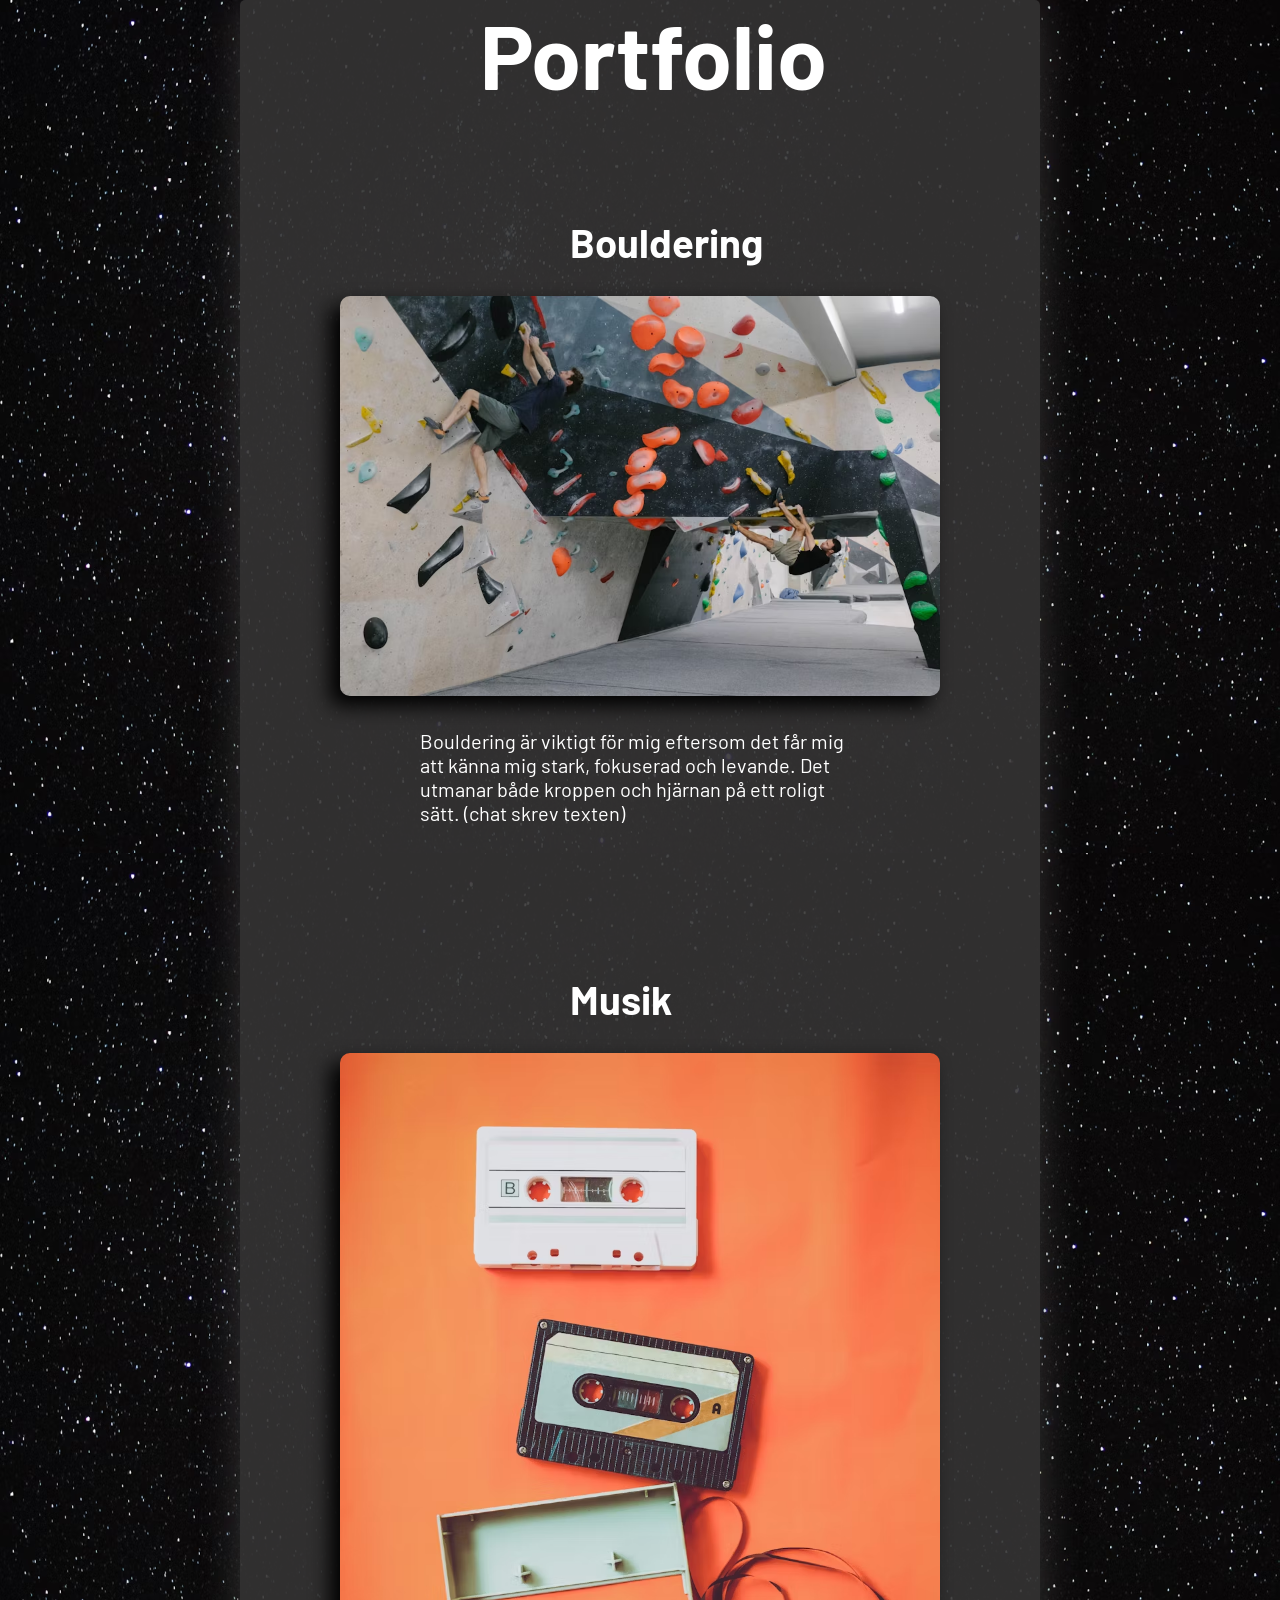
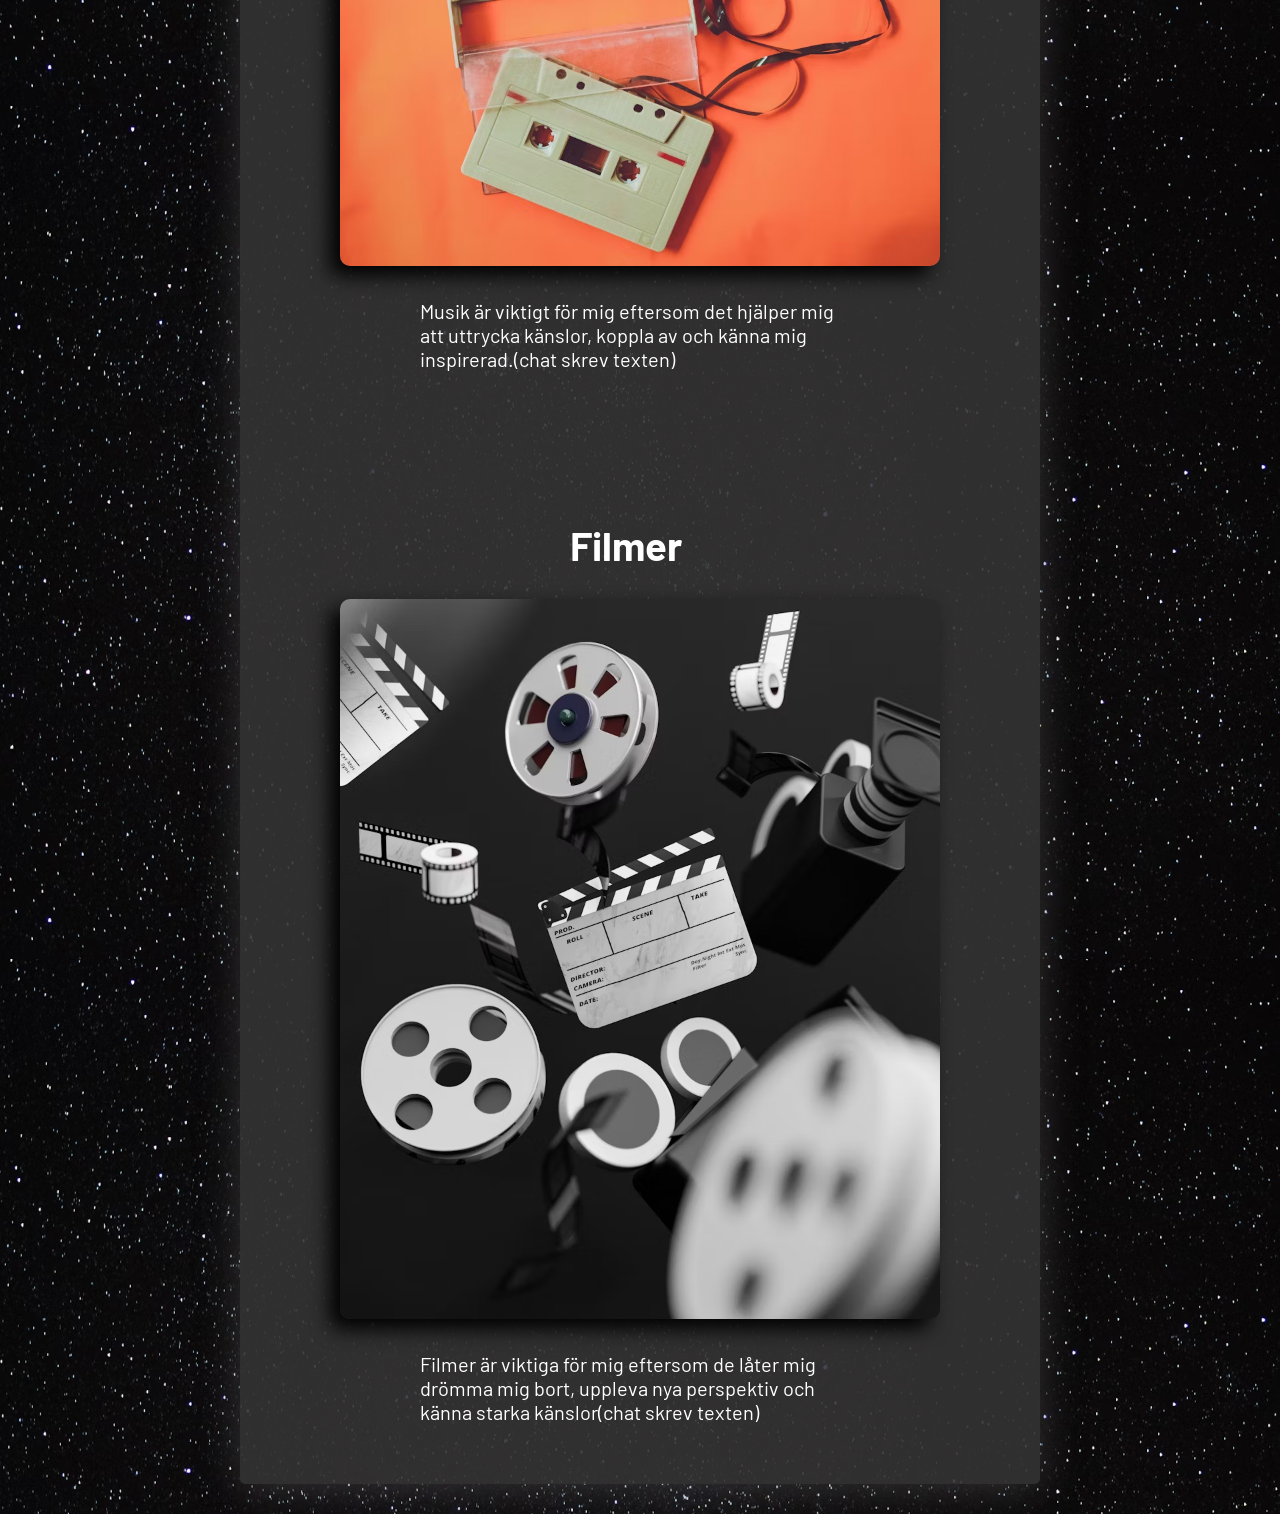
<file: index.html>
<!DOCTYPE html>
<html lang="en">

<head>
    <meta charset="UTF-8">
    <meta name="viewport" content="width=device-width, initial-scale=1.0">
    <title>Portfolio</title>
    <link rel="stylesheet" href="style.css">
</head>

<body>
    <div class="kontainer">
        <div>
            <h1>Portfolio</h1>


            <div class="box">
                <h2>Bouldering</h2>
                <img src="bilder/bouldering.png" alt="">
                <p class="bildtext"> Bouldering är viktigt för mig eftersom det får mig att känna mig stark, fokuserad
                    och levande. Det utmanar både kroppen och hjärnan på ett roligt sätt. (chat skrev texten) </p>

            </div>
            <div class="box">

                <h2>Musik</h2>
                <img src="bilder/musik.png" alt="">
                <p class="bildtext"> Musik är viktigt för mig eftersom det hjälper mig att uttrycka känslor, koppla av
                    och känna mig inspirerad.(chat skrev texten)</p>

            </div>
            <div class="box">

                <h2>Filmer</h2>
                <img src="bilder/filmer.png" alt="">
                <p class="bildtext">Filmer är viktiga för mig eftersom de låter mig drömma mig bort, uppleva nya
                    perspektiv och känna starka känslor(chat skrev texten)</p>
            </div>
            <p class=""></p>
        </div> 
    </div>
</body>

</html>
</file>
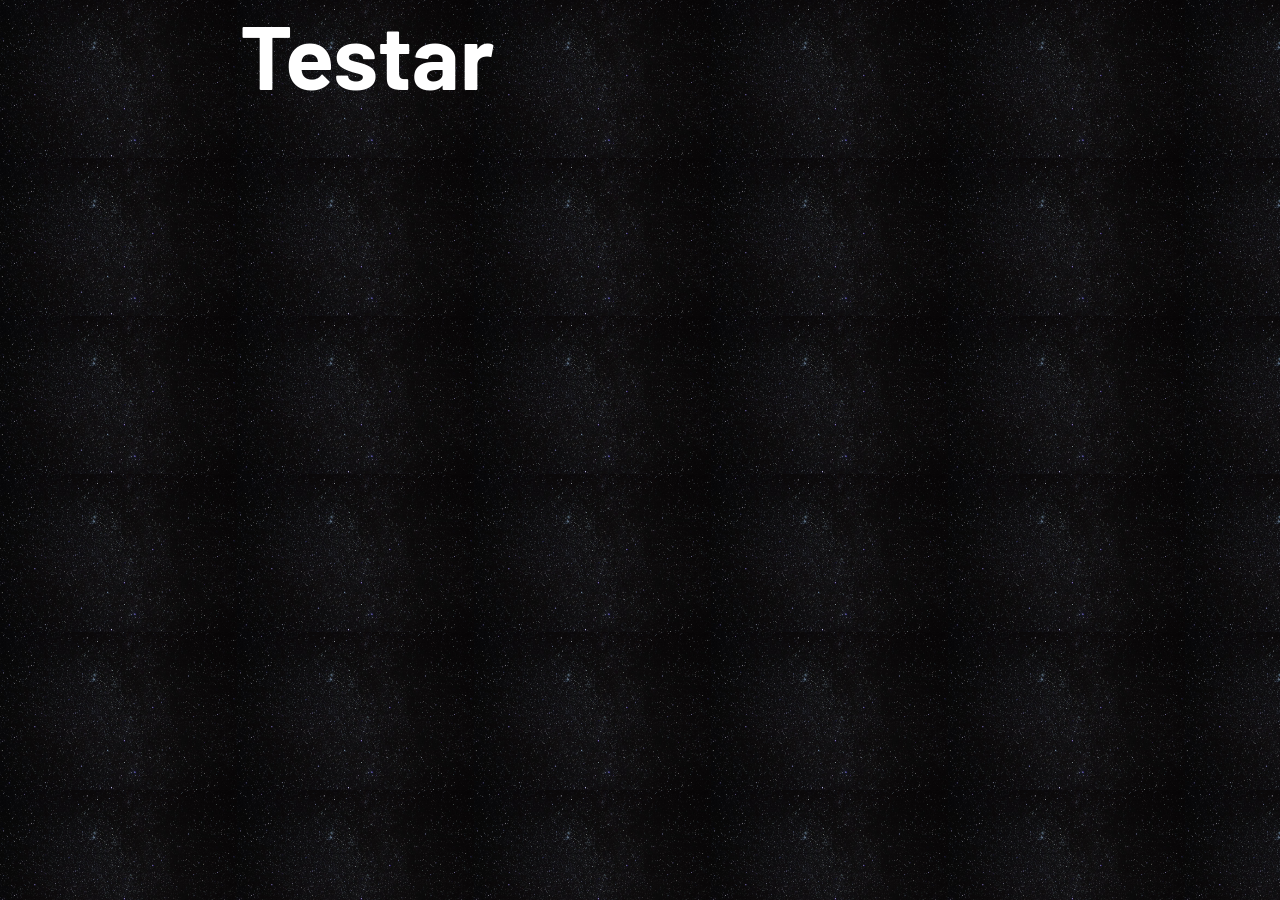
<file: inedex.html>
<!DOCTYPE html>
<html lang="en">
<head>
    <meta charset="UTF-8">
    <meta name="viewport" content="width=device-width, initial-scale=1.0">
    <title>Test</title>
    <link rel="stylesheet" href="style.css">
</head>
<body>
    <h1>Testar</h1>
    
</body>
</html>
</file>
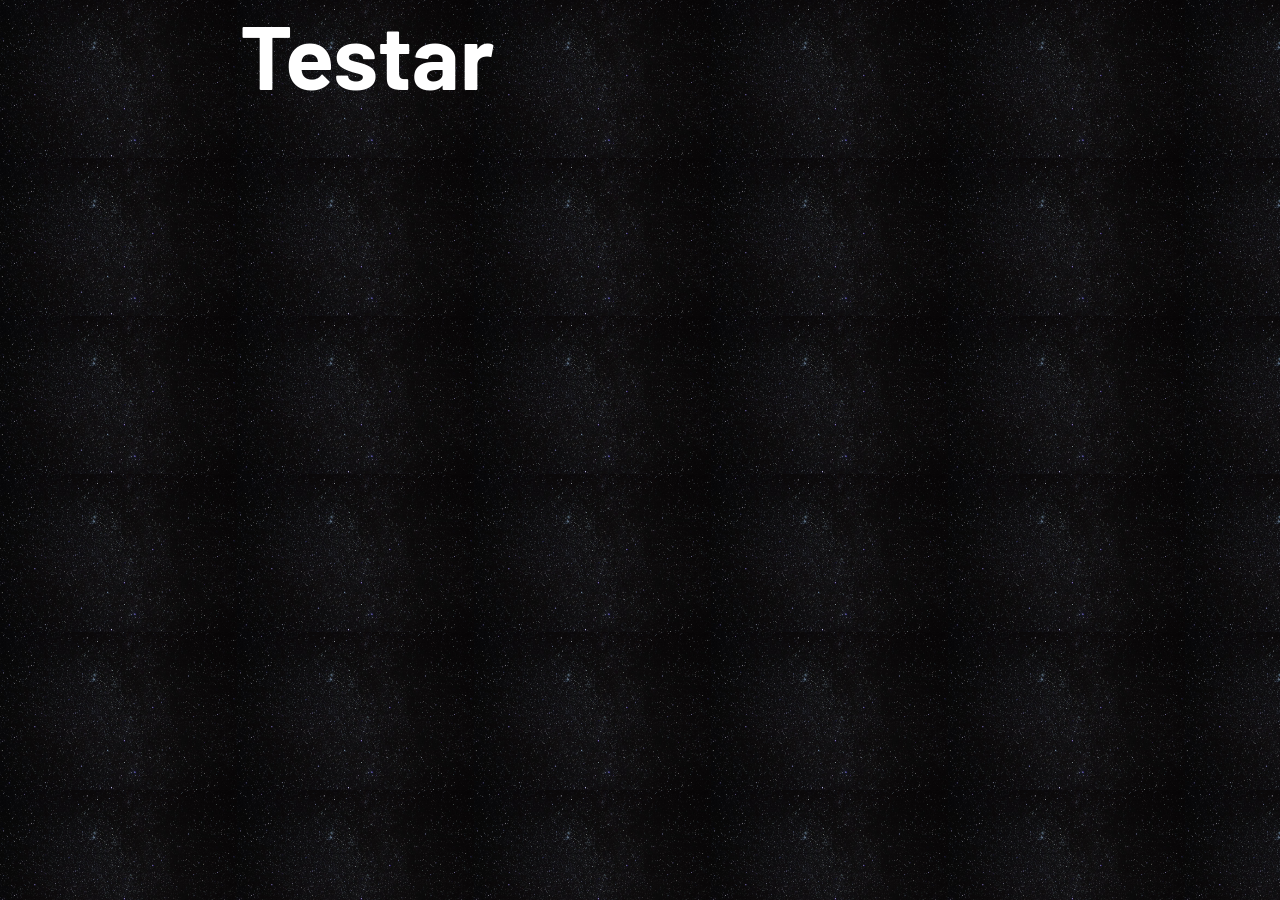
<file: inedx.html>
<!DOCTYPE html>
<html lang="en">
<head>
    <meta charset="UTF-8">
    <meta name="viewport" content="width=device-width, initial-scale=1.0">
    <title>Test</title>
    <link rel="stylesheet" href="style.css">
</head>
<body>
    <h1>Testar</h1>
    
</body>
</html>
</file>
<file: style.css>
@import url('https://fonts.googleapis.com/css2?family=Barlow:ital,wght@0,100;0,200;0,300;0,400;0,500;0,600;0,700;0,800;0,900;1,100;1,200;1,300;1,400;1,500;1,600;1,700;1,800;1,900&display=swap');

/* Enkel CSS-reset */
html {
    box-sizing: border-box;
}
*, *:before, *:after {
    box-sizing: inherit;
}
body, h1, h2, h3, h4, h5, h6, p, ul {
    margin: 0;
    padding: 0;
}

body{
    background-color: #000000;
    color: #fff;
    font-family: "Barlow", sans-serif;
    background-image: url(bilder/star.png);
    background-size: contain;

}
.kontainer{
    width: 800px;
    margin: auto;
    background-color: #353434e5;
    border-radius: 5px;
    box-shadow: 0px 4px 40px #55535389;

}
h1{
    margin-bottom: 50px;
    margin-left: 240px;
    font-size: 90px;

}
h2{
    margin-left: 240px;
    padding: 30px;
    font-size: 40px;

}
p.bildtext{
    margin-left: 240px;
    padding: 30px;
    font-size: 20px;
    font-family: "Barlow", sans-serif;



}
img{
    
    width: 600px;
    margin-left: 40px;
    border-radius: 10px;
    box-shadow: -10px 10px 20px #000000;
    

}
p.bildtext{
    width: 500px;
    margin: auto;

    
} 
.box{
    padding: 30px;
    margin: 30px;
    

    
}
</file>
